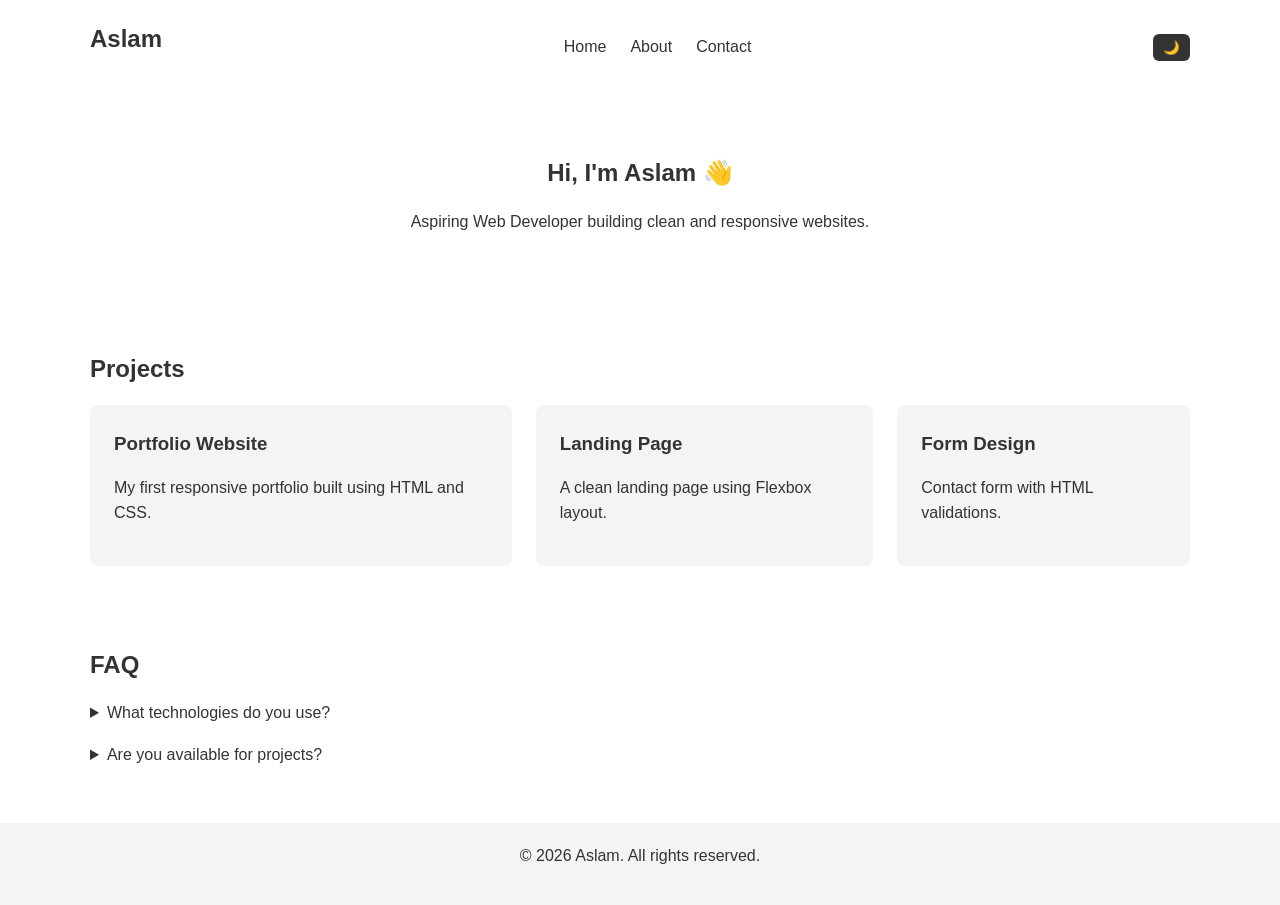
<file: index.html>
<!DOCTYPE html>
<html lang="en">
<head>
  <meta charset="UTF-8">
  <title>Aslam | Portfolio</title>
  <meta name="viewport" content="width=device-width, initial-scale=1.0">
  <link rel="stylesheet" href="style.css">
</head>
<body>

<header>
  <nav class="container navbar">
    <h1 class="logo">Aslam</h1>
    <ul class="nav-links">
      <li><a href="index.html">Home</a></li>
      <li><a href="about.html">About</a></li>
      <li><a href="contact.html">Contact</a></li>
    </ul>
    <button id="darkToggle" class="dark-btn">🌙</button>
  </nav>
</header>

<main>

  <!-- Hero Section -->
  <section class="hero container">
    <h2>Hi, I'm Aslam 👋</h2>
    <p>Aspiring Web Developer building clean and responsive websites.</p>
  </section>

  <!-- Projects -->
  <section class="projects container">
    <h2>Projects</h2>
    <div class="card-container">

      <article class="card">
        <h3>Portfolio Website</h3>
        <p>My first responsive portfolio built using HTML and CSS.</p>
      </article>

      <article class="card">
        <h3>Landing Page</h3>
        <p>A clean landing page using Flexbox layout.</p>
      </article>

      <article class="card">
        <h3>Form Design</h3>
        <p>Contact form with HTML validations.</p>
      </article>

    </div>
  </section>

  <!-- FAQ -->
  <section class="faq container">
    <h2>FAQ</h2>

    <details>
      <summary>What technologies do you use?</summary>
      <p>HTML, CSS, and learning JavaScript.</p>
    </details>

    <details>
      <summary>Are you available for projects?</summary>
      <p>Yes! I’m open to internships and collaboration.</p>
    </details>

  </section>

</main>

<footer>
  <p>© 2026 Aslam. All rights reserved.</p>
</footer>

<script src="script.js"></script>
</body>
</html>
</file>
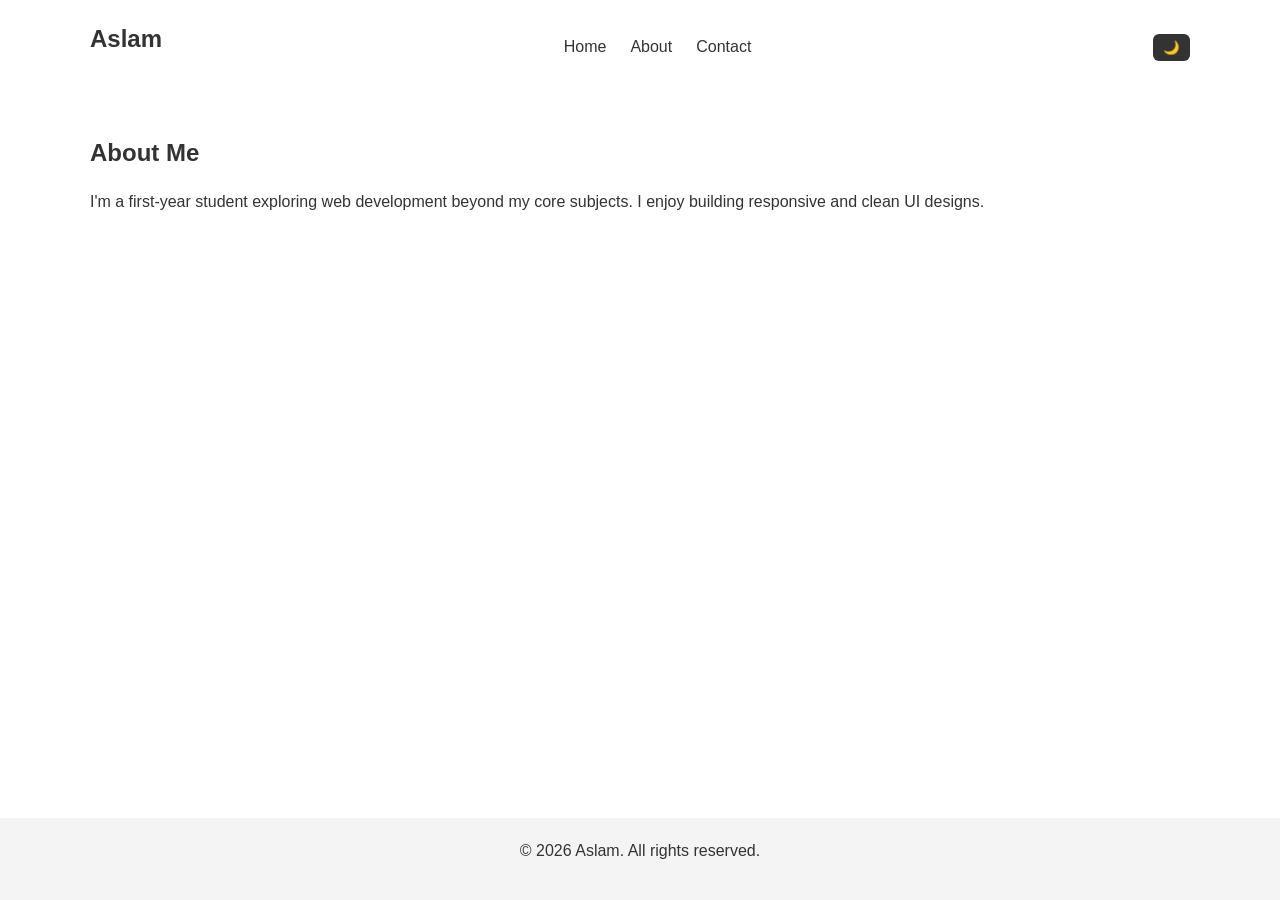
<file: about.html>
<!DOCTYPE html>
<html lang="en">
<head>
  <meta charset="UTF-8">
  <title>About | Aslam</title>
  <meta name="viewport" content="width=device-width, initial-scale=1.0">
  <link rel="stylesheet" href="style.css">
</head>
<body>

<header>
  <nav class="container navbar">
  <h1 class="logo">Aslam</h1>

  <ul class="nav-links">
    <li><a href="index.html">Home</a></li>
    <li><a href="about.html">About</a></li>
    <li><a href="contact.html">Contact</a></li>
  </ul>

  <button id="darkToggle" class="dark-btn">🌙</button>
</nav>
</header>

<main class="container">
  <section>
    <h2>About Me</h2>
    <p>
      I'm a first-year student exploring web development beyond my core subjects.
      I enjoy building responsive and clean UI designs.
    </p>
  </section>
</main>

<footer>
  <p>© 2026 Aslam. All rights reserved.</p>
</footer>

  <script src="script.js"></script>

</body>
</html>
</file>
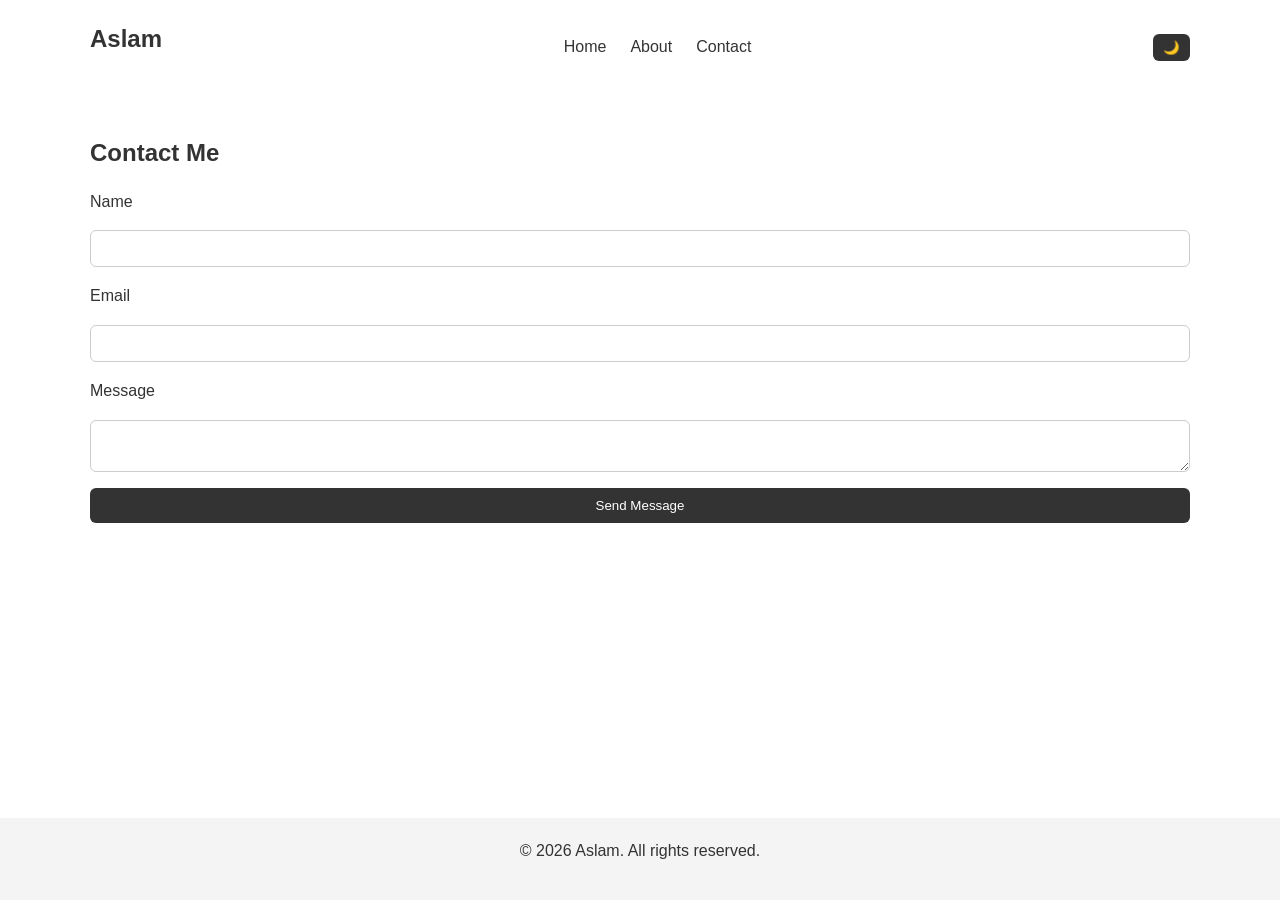
<file: contact.html>
<!DOCTYPE html>
<html lang="en">
<head>
  <meta charset="UTF-8">
  <title>Contact | Aslam</title>
  <meta name="viewport" content="width=device-width, initial-scale=1.0">
  <link rel="stylesheet" href="style.css">
</head>
<body>

<header>
    <nav class="container navbar">
        <h1 class="logo">Aslam</h1>

        <ul class="nav-links">
            <li><a href="index.html">Home</a></li>
            <li><a href="about.html">About</a></li>
            <li><a href="contact.html">Contact</a></li>
        </ul>

        <button id="darkToggle" class="dark-btn">🌙</button>
    </nav>
</header>

<main class="container">
  <section>
    <h2>Contact Me</h2>

    <form class="contact-form">
      <label for="name">Name</label>
      <input type="text" id="name" required minlength="3">

      <label for="email">Email</label>
      <input type="email" id="email" required>

      <label for="message">Message</label>
      <textarea id="message" required minlength="10"></textarea>

      <button type="submit">Send Message</button>
    </form>

  </section>
</main>

<footer>
  <p>© 2026 Aslam. All rights reserved.</p>
</footer>
  <script src="script.js"></script>

</body>
</html>
</file>
<file: style.css>
/* Reset */
* {
  margin: 0;
  padding: 0;
  box-sizing: border-box;
}

/* Global */
html, body {
  height: 100%;
}

body {
  display: flex;
  flex-direction: column;
  min-height: 100vh;
  font-family: 'Segoe UI', sans-serif;
  line-height: 1.6;
  color: #333;
  background: #fff;
}

.container {
  width: 90%;
  max-width: 1100px;
  margin: auto;
  padding: 40px 0;
}

h1, h2, h3 {
  margin-bottom: 16px;
}

p {
  margin-bottom: 16px;
}

/* Navbar */
.navbar {
  display: flex;
  justify-content: space-between;
  align-items: center;
  padding: 20px 0;
}

.nav-links {
  display: flex;
  gap: 24px;
  list-style: none;
}

.nav-links a {
  text-decoration: none;
  color: #333;
  font-weight: 500;
}

.dark-btn {
  padding: 6px 10px;
  cursor: pointer;
}

/* Hero */
.hero {
  text-align: center;
  padding: 60px 0;
}

/* Projects */
.card-container {
  display: flex;
  flex-direction: column;
  gap: 24px;
}

.card {
  padding: 24px;
  background: #f4f4f4;
  border-radius: 8px;
  transition: 0.3s;
}

.card:hover {
  transform: translateY(-5px);
}

/* FAQ */
details {
  margin-bottom: 16px;
  cursor: pointer;
}

/* Form */
.contact-form {
  display: flex;
  flex-direction: column;
  gap: 16px;
}

input, textarea {
  padding: 10px;
  border: 1px solid #ccc;
  border-radius: 6px;
}

button {
  padding: 10px;
  border: none;
  background: #333;
  color: white;
  border-radius: 6px;
  cursor: pointer;
}

button:hover {
  opacity: 0.9;
}

/* Footer */
footer {
  text-align: center;
  padding: 20px;
  background: #f4f4f4;
}

/* Responsive */
@media (min-width: 768px) {
  .card-container {
    flex-direction: row;
  }
}

/* Dark Mode */
.dark-mode {
  background: #111;
  color: white;
}

.dark-mode .card {
  background: #222;
}

.dark-mode footer {
  background: #222;
}

main {
  flex: 1;
}
</file>
